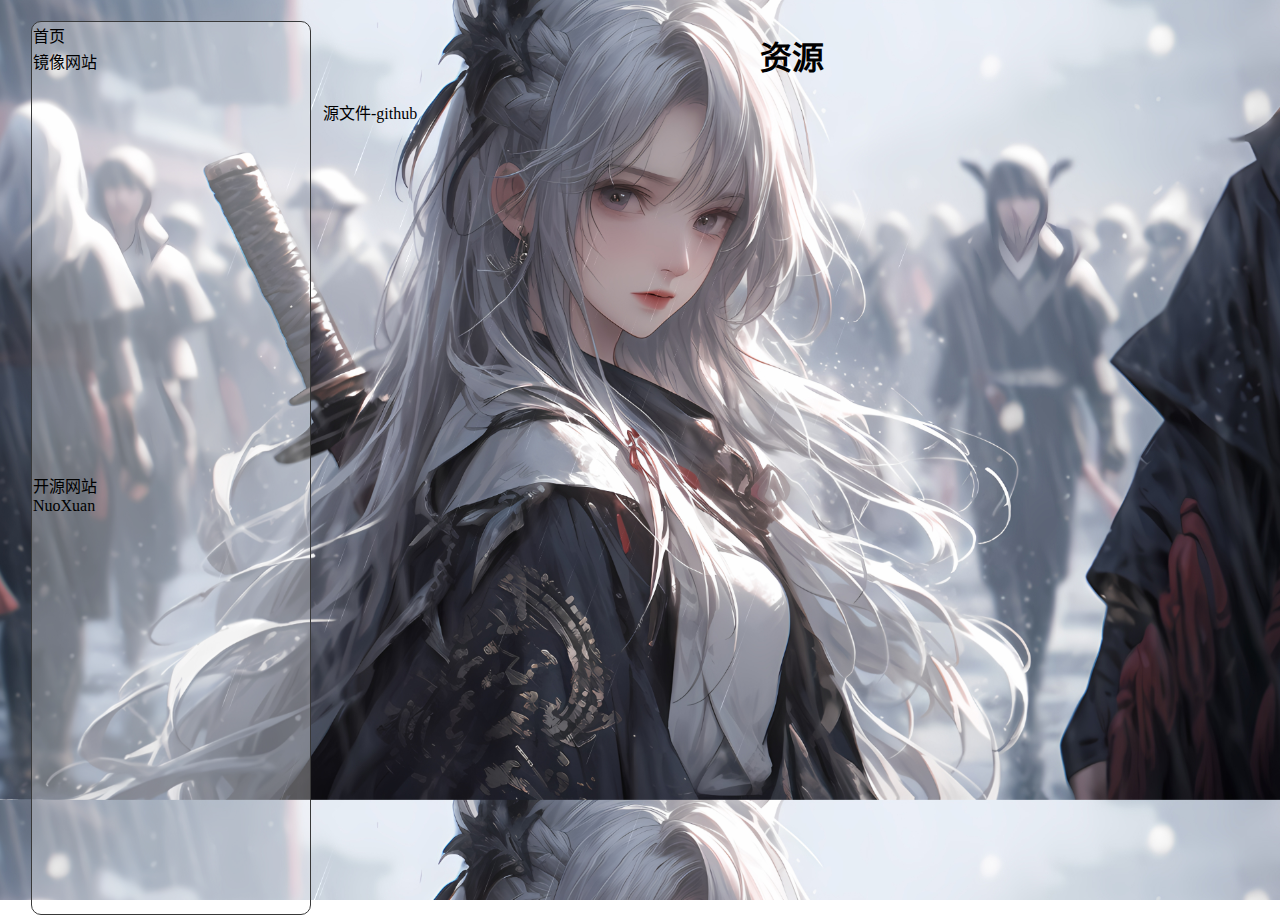
<file: index.html>
<!DOCTYPE html>
<html lang="zh-cn">

<head>
    <meta charset="UTF-8">
    <title>网页</title>

    <link rel="stylesheet" href="./css/index.css">
</head>

<body style="background-image: url(./bg.png);background-attachment: fixed;background-size: 100%;">
    <!--background-attachment: fixed;-->
    <table border="0" style="width: 100%;height: 900px;">
        <tr>
            <td style="width: 280pxt;">
                <div style="width: 280px;height: 100%;margin-left: 20px;margin-top: 20px;">
                    <table border="0" style="width: 100%;height: 100%;border: 1px solid #393939;
                    background-color: rgb(255,255,255,0.3);border-collapse: separate;border-spacing: 0;border-radius: 10px;">
                        <tr>
                            <td><a target="ifh" href="./htmls/ShoYe.html">首页</a></td>
                        </tr>
                        <tr>
                            <td><a target="ifh" href="./htmls/index.html">镜像网站</a></td>
                        </tr>
                        <tr style="height: 100%;">
                            <td>
                                开源网站
                                <br>
                                NuoXuan
                            </td>
                        </tr>
                    </table>
                </div>
            </td>
            <td style="width: 100%; height: 100%;">
                <div style="width: 100%;height: 100%;">
                    <iframe src="./htmls/ShoYe.html" frameborder="0" name="ifh" style="width: 100%;height: 100%;"></iframe>
                </div>
            </td>
        </tr>
    </table>
</body>

</html>
</file>
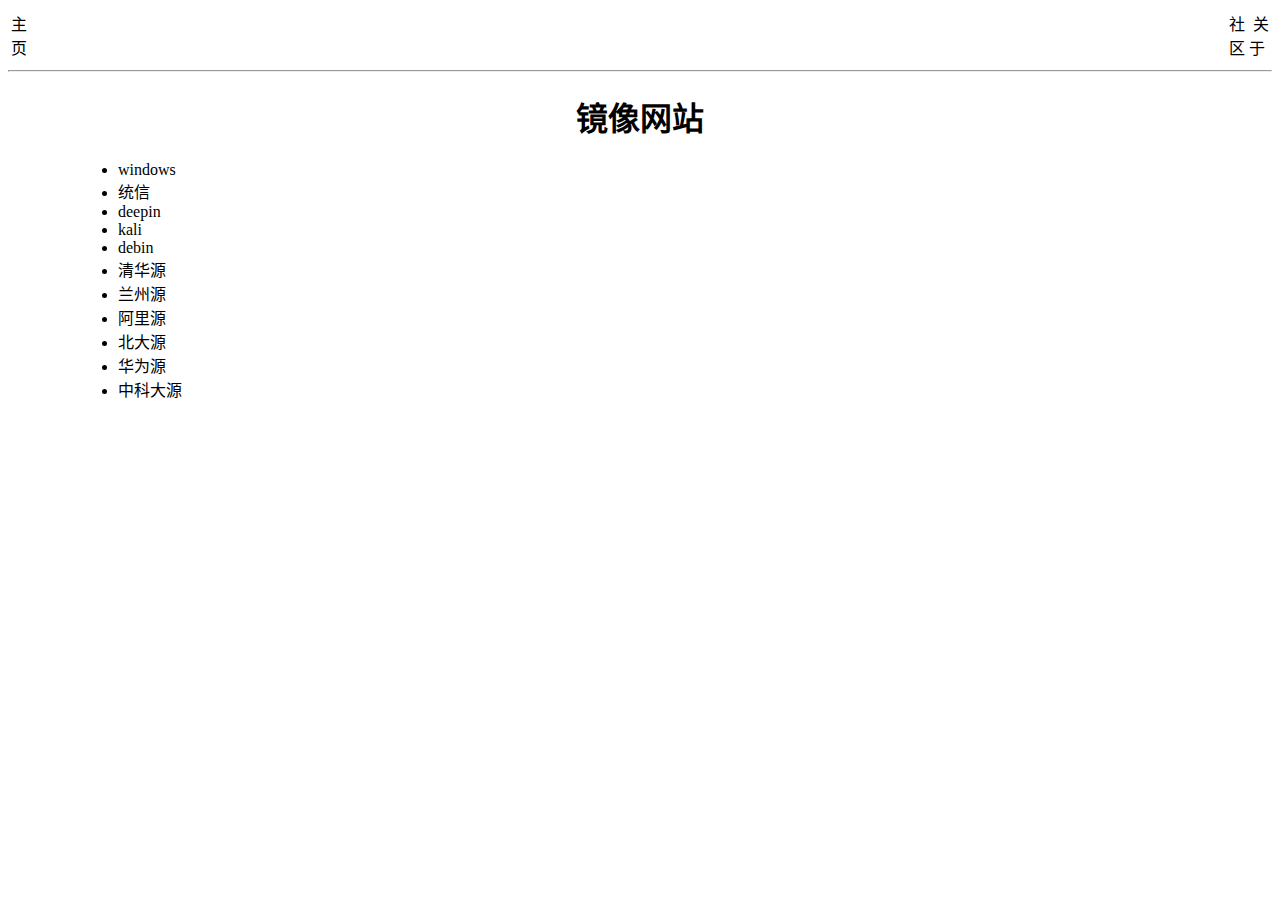
<file: htmls/jinXiang.html>
<!DOCTYPE html>
<html lang="zh-cn">
<head>
    <meta charset="UTF-8">
    <title>诺愃-镜像网站</title>
    <link rel="stylesheet" href="./../css/index.css">
</head>
<body>
    <div>
        <table border="0">
            <tr>
                <td><a href="./../index.html">主页</a></td>
                <td style="width: 99%;"></td>
                <td><a href="./../htmls/sheQu.html">社区</a></td>
                <td>&nbsp;<a href="./../index.html#GY">关于</a></td>
            </tr>
        </table>
    </div>
    <hr>
    <h1 style="text-align: center;">镜像网站</h1>
    <div style="margin:0px 0px 0px 70px;">
        <ul>
            <li>
                <a href="https://hellowindows.cn/" target="_blank">windows</a>
            </li>
            <li>
                <a href="https://www.chinauos.com/resource/download-professional" target="_blank">统信</a>
            </li>
            <li>
                <a href="https://www.deepin.org/zh/download/" target="_blank">deepin</a>
            </li>
            <li>
                <a href="https://www.kali.org/get-kali/#kali-platforms" target="_blank">kali</a>
            </li>
            <li>
                <a href="https://www.debian.org/index.zh-cn.html" target="_blank">debin</a>
            </li>
            <li>
                <a target="_blank" href="https://mirrors.tuna.tsinghua.edu.cn/">清华源</a>
            </li>
            <li>
                <a target="_blank" href="https://mirrors.lzu.edu.cn/">兰州源</a>
            </li>
            <li>
                <a target="_blank" href="https://developer.aliyun.com/mirror/">阿里源</a>
            </li>
            <li>
                <a target="_blank" href="https://mirrors.pku.edu.cn/">北大源</a>
            </li>
            <li>
                <a target="_blank" href="https://mirrors.huaweicloud.com/home">华为源</a>
            </li>
            <li>
                <a target="_blank" href="https://mirrors.ustc.edu.cn/">中科大源</a>
            </li>
        </ul>
    </div>
</body>
</html>
</file>
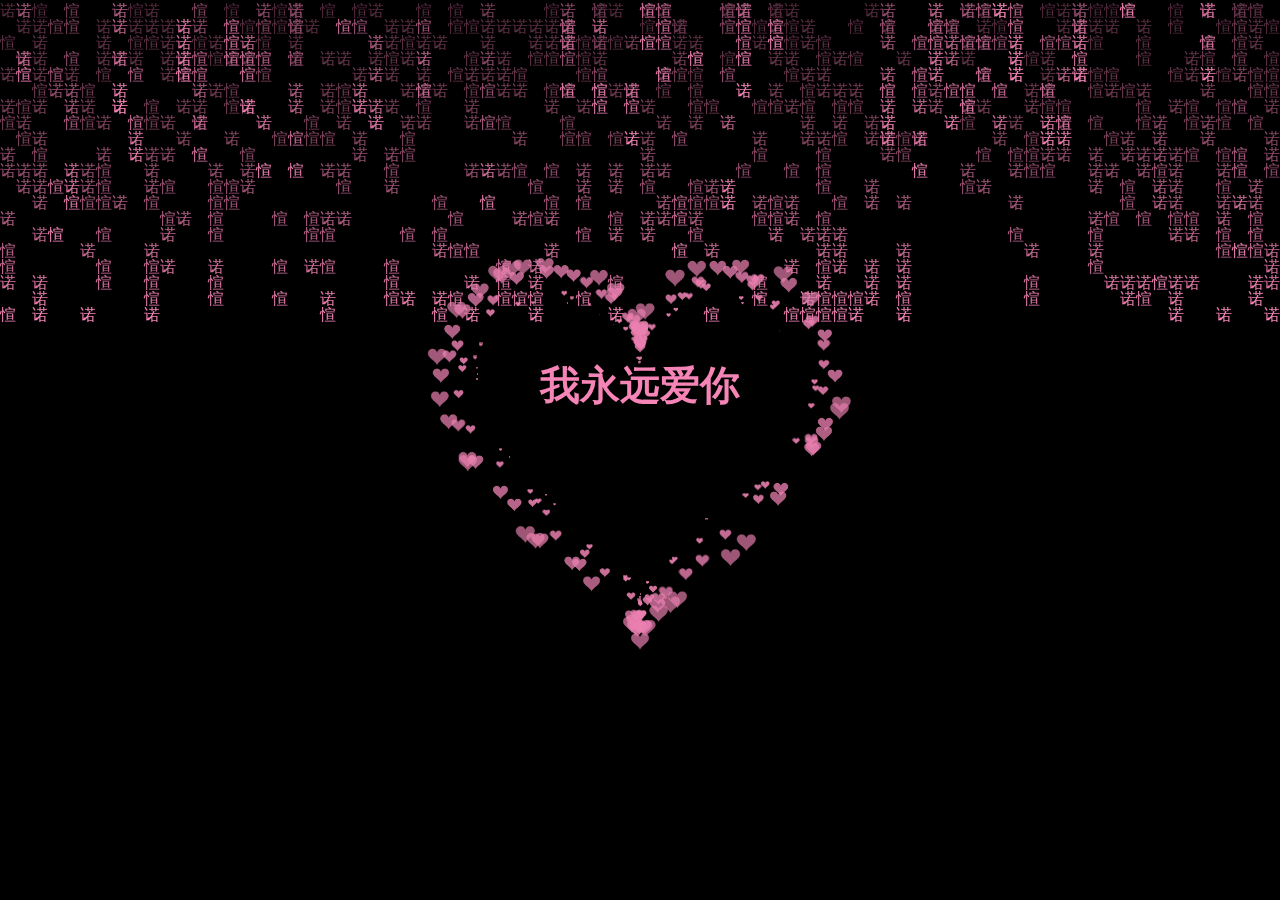
<file: htmls/love.html>
<!DOCTYPE html>
<html>
<meta http-equiv="Content-Type" content="text/html; charset=utf-8" />

<head>
    <title>诺愃-love</title>
    <!-- github.com/he-weilai/love-code -->
</head>

<body> <canvas id="canvas"></canvas>
    <style type="text/css">
        body {
            margin: 0;
            padding: 0;
            overflow: hidden;
        }
    </style>
    <script type="text/javascript">
        var canvas = document.getElementById('canvas');
        var ctx = canvas.getContext('2d');


        canvas.height = window.innerHeight;
        canvas.width = window.innerWidth;
        // 流行文字
        var texts = ' 诺愃 '.split('');

        var fontSize = 16;
        var columns = canvas.width / fontSize;
        // 用于计算输出文字时坐标，所以长度即为列数
        var drops = [];
        //初始值
        for (var x = 0; x < columns; x++) {
            drops[x] = 1;
        }

        function draw() {
            //让背景逐渐由透明到不透明
            ctx.fillStyle = 'rgba(0, 0, 0, 0.05)';
            ctx.fillRect(0, 0, canvas.width, canvas.height);
            //文字颜色
            ctx.fillStyle = '#f584b7';
            ctx.font = fontSize + 'px arial';
            //逐行输出文字
            for (var i = 0; i < drops.length; i++) {
                var text = texts[Math.floor(Math.random() * texts.length)];
                ctx.fillText(text, i * fontSize, drops[i] * fontSize);

                if (drops[i] * fontSize > canvas.height || Math.random() > 0.95) {
                    drops[i] = 0;
                }

                drops[i]++;
            }
        }
        setInterval(draw, 33);
    </script>
</body>

</html>
<!DOCTYPE HTML PUBLIC "-//W3C//DTD HTML 4.0 Transitional//EN">
<HTML>

<HEAD>
    <TITLE> love</TITLE>
    <meta http-equiv="Content-Type" content="text/html; charset=utf-8" />
    <META NAME="Generator" CONTENT="EditPlus">
    <META NAME="Author" CONTENT="">
    <META NAME="Keywords" CONTENT="">
    <META NAME="Description" CONTENT="">
    <meta charset="UTF-8">
    <style>
        html,
        body {
            height: 100%;
            padding: 0;
            margin: 0;
            background: rgb(0, 0, 0);
        }

        canvas {
            position: absolute;
            width: 100%;
            height: 100%;
        }

        #child {
            position: fixed;
            top: 50%;
            left: 50%;
            margin-top: -75px;
            margin-left: -100px;

        }

        h4 {
            font-family: "STKaiti";
            font-size: 40px;
            color: #f584b7;
            position: relative;
            top: -70px;
            /* left: -65px; */
        }
    </style>
</head>

<body>
    <div id="child">
        <h4>我永远爱你</h4>
    </div>
    <canvas id="pinkboard"></canvas>
    <script>
        var settings = {
            particles: {
                length: 500,
                duration: 2,
                velocity: 100,
                effect: -0.75,
                size: 30,
            },
        };
        (function () { var b = 0; var c = ["ms", "moz", "webkit", "o"]; for (var a = 0; a < c.length && !window.requestAnimationFrame; ++a) { window.requestAnimationFrame = window[c[a] + "RequestAnimationFrame"]; window.cancelAnimationFrame = window[c[a] + "CancelAnimationFrame"] || window[c[a] + "CancelRequestAnimationFrame"] } if (!window.requestAnimationFrame) { window.requestAnimationFrame = function (h, e) { var d = new Date().getTime(); var f = Math.max(0, 16 - (d - b)); var g = window.setTimeout(function () { h(d + f) }, f); b = d + f; return g } } if (!window.cancelAnimationFrame) { window.cancelAnimationFrame = function (d) { clearTimeout(d) } } }());

        var Point = (function () {
            function Point(x, y) {
                this.x = (typeof x !== 'undefined') ? x : 0;
                this.y = (typeof y !== 'undefined') ? y : 0;
            }
            Point.prototype.clone = function () {
                return new Point(this.x, this.y);
            };
            Point.prototype.length = function (length) {
                if (typeof length == 'undefined')
                    return Math.sqrt(this.x * this.x + this.y * this.y);
                this.normalize();
                this.x *= length;
                this.y *= length;
                return this;
            };
            Point.prototype.normalize = function () {
                var length = this.length();
                this.x /= length;
                this.y /= length;
                return this;
            };
            return Point;
        })();

        var Particle = (function () {
            function Particle() {
                this.position = new Point();
                this.velocity = new Point();
                this.acceleration = new Point();
                this.age = 0;
            }
            Particle.prototype.initialize = function (x, y, dx, dy) {
                this.position.x = x;
                this.position.y = y;
                this.velocity.x = dx;
                this.velocity.y = dy;
                this.acceleration.x = dx * settings.particles.effect;
                this.acceleration.y = dy * settings.particles.effect;
                this.age = 0;
            };
            Particle.prototype.update = function (deltaTime) {
                this.position.x += this.velocity.x * deltaTime;
                this.position.y += this.velocity.y * deltaTime;
                this.velocity.x += this.acceleration.x * deltaTime;
                this.velocity.y += this.acceleration.y * deltaTime;
                this.age += deltaTime;
            };
            Particle.prototype.draw = function (context, image) {
                function ease(t) {
                    return (--t) * t * t + 1;
                }
                var size = image.width * ease(this.age / settings.particles.duration);
                context.globalAlpha = 1 - this.age / settings.particles.duration;
                context.drawImage(image, this.position.x - size / 2, this.position.y - size / 2, size, size);
            };
            return Particle;
        })();

        var ParticlePool = (function () {
            var particles,
                firstActive = 0,
                firstFree = 0,
                duration = settings.particles.duration;

            function ParticlePool(length) {
                // create and populate particle pool
                particles = new Array(length);
                for (var i = 0; i < particles.length; i++)
                    particles[i] = new Particle();
            }
            ParticlePool.prototype.add = function (x, y, dx, dy) {
                particles[firstFree].initialize(x, y, dx, dy);

                // handle circular queue
                firstFree++;
                if (firstFree == particles.length) firstFree = 0;
                if (firstActive == firstFree) firstActive++;
                if (firstActive == particles.length) firstActive = 0;
            };
            ParticlePool.prototype.update = function (deltaTime) {
                var i;

                // update active particles
                if (firstActive < firstFree) {
                    for (i = firstActive; i < firstFree; i++)
                        particles[i].update(deltaTime);
                }
                if (firstFree < firstActive) {
                    for (i = firstActive; i < particles.length; i++)
                        particles[i].update(deltaTime);
                    for (i = 0; i < firstFree; i++)
                        particles[i].update(deltaTime);
                }

                // remove inactive particles
                while (particles[firstActive].age >= duration && firstActive != firstFree) {
                    firstActive++;
                    if (firstActive == particles.length) firstActive = 0;
                }


            };
            ParticlePool.prototype.draw = function (context, image) {
                // draw active particles
                if (firstActive < firstFree) {
                    for (i = firstActive; i < firstFree; i++)
                        particles[i].draw(context, image);
                }
                if (firstFree < firstActive) {
                    for (i = firstActive; i < particles.length; i++)
                        particles[i].draw(context, image);
                    for (i = 0; i < firstFree; i++)
                        particles[i].draw(context, image);
                }
            };
            return ParticlePool;
        })();

        (function (canvas) {
            var context = canvas.getContext('2d'),
                particles = new ParticlePool(settings.particles.length),
                particleRate = settings.particles.length / settings.particles.duration, // particles/sec
                time;

            // get point on heart with -PI <= t <= PI
            function pointOnHeart(t) {
                return new Point(
                    160 * Math.pow(Math.sin(t), 3),
                    130 * Math.cos(t) - 50 * Math.cos(2 * t) - 20 * Math.cos(3 * t) - 10 * Math.cos(4 * t) + 25
                );
            }

            // creating the particle image using a dummy canvas
            var image = (function () {
                var canvas = document.createElement('canvas'),
                    context = canvas.getContext('2d');
                canvas.width = settings.particles.size;
                canvas.height = settings.particles.size;
                // helper function to create the path
                function to(t) {
                    var point = pointOnHeart(t);
                    point.x = settings.particles.size / 2 + point.x * settings.particles.size / 350;
                    point.y = settings.particles.size / 2 - point.y * settings.particles.size / 350;
                    return point;
                }
                // create the path
                context.beginPath();
                var t = -Math.PI;
                var point = to(t);
                context.moveTo(point.x, point.y);
                while (t < Math.PI) {
                    t += 0.01; // baby steps!
                    point = to(t);
                    context.lineTo(point.x, point.y);
                }
                context.closePath();
                // create the fill
                context.fillStyle = '#ea80b0';
                context.fill();
                // create the image
                var image = new Image();
                image.src = canvas.toDataURL();
                return image;
            })();

            // render that thing!
            function render() {
                // next animation frame
                requestAnimationFrame(render);

                // update time
                var newTime = new Date().getTime() / 1000,
                    deltaTime = newTime - (time || newTime);
                time = newTime;

                // clear canvas
                context.clearRect(0, 0, canvas.width, canvas.height);

                // create new particles
                var amount = particleRate * deltaTime;
                for (var i = 0; i < amount; i++) {
                    var pos = pointOnHeart(Math.PI - 2 * Math.PI * Math.random());
                    var dir = pos.clone().length(settings.particles.velocity);
                    particles.add(canvas.width / 2 + pos.x, canvas.height / 2 - pos.y, dir.x, -dir.y);
                }

                // update and draw particles
                particles.update(deltaTime);
                particles.draw(context, image);
            }

            // handle (re-)sizing of the canvas
            function onResize() {
                canvas.width = canvas.clientWidth;
                canvas.height = canvas.clientHeight;
            }
            window.onresize = onResize;

            // delay rendering bootstrap
            setTimeout(function () {
                onResize();
                render();
            }, 10);
        })(document.getElementById('pinkboard'));

    </script>

</BODY>

</HTML>
</file>
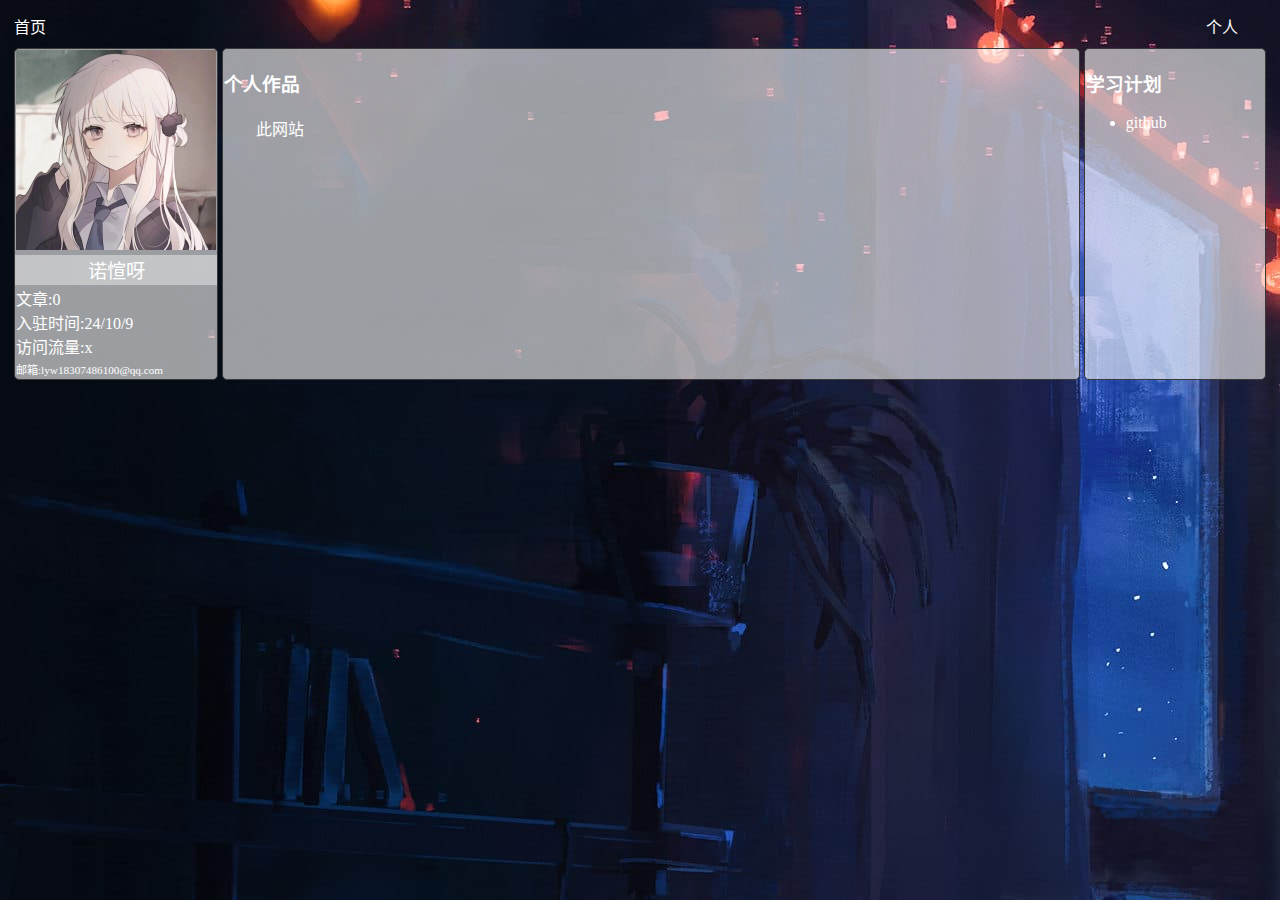
<file: htmls/readhtml.html>
<!DOCTYPE html>
<html lang="zh-cn">

<head>
    <meta charset="UTF-8">
    <title>个人</title>
</head>
<style>
    body{
        color: white;
    }
    a{
    color: white;
    text-decoration: none;
}
</style>
<body style="background-image: url(./../DM_20241008202512_001.jpg);">
    <table border="0" style="width: 100%;">
        <tr>
            <td>
                <!-- 导航栏 -->
                <table border="0" style="width: 100%;">
                    <tr>
                        <td><a href="./../index.html">首页</a></td>
                        <td style="width: 90%;"></td>
                        <td><a href="./readhtml.html">个人</a></td>
                    </tr>
                </table>
            </td>
        </tr>
        <tr>
            <td>
                <!-- 中间体 -->
                <table border="0" style="width: 100%;height: 100%;">
                    <tr>
                        <td>
                            <table style="width: 14%;border: 1px solid #393939;
                            background-color: rgb(255,255,255,0.6);border-collapse: separate;border-spacing: 0;border-radius: 5px;">
                                <tr>
                                    <td><img src="./../jpgs/touxiang.jpg" alt="个人图像" width="200px"></td>
                                </tr>
                                <tr>
                                    <td style="text-align: center;background-color: rgba(255,255,255,0.4);font-size: 1.2em;">诺愃呀</td>
                                </tr>
                                <tr>
                                    <td>
                                        文章:0<br>
                                        入驻时间:24/10/9<br>
                                        访问流量:x<br>
                                    </td>
                                </tr>
                                <tr>
                                    <td><a href="mailto:lyw18307486100@qq.com" style="font-size: 0.7em;"> 邮箱:lyw18307486100@qq.com</a></td>
                                </tr>
                            </table>
                        </td>
                        <td style="width: 71%;">
                            <table border="0" style="width: 100%;height: 100%;border: 1px solid #393939;
                            background-color: rgb(255,255,255,0.6);border-collapse: separate;border-spacing: 0;border-radius: 5px;">
                            <tr>
                                <td>
                                    <h3>个人作品</h3>
                                </td>
                            </tr>
                            <tr>
                                <td>&emsp;&emsp;此网站</td>
                            </tr>
                            <tr>
                                <td style="height: 100%;"></td>
                            </tr>
                            </table>
                        </td>
                        <td style="width: 15%;">
                            <table border="0" style="width: 100%;height: 100%;border: 1px solid #393939;
                            background-color: rgb(255,255,255,0.6);border-collapse: separate;border-spacing: 0;border-radius: 5px;">
                            <tr>
                                <td>
                                    <h3>学习计划</h3>
                                    <ul>
                                        <li><a href="https://github.com">github</a></li>
                                    </ul>
                                </td>
                            </tr>
                            <tr>
                                <td style="height: 100%;"></td>
                            </tr>
                            </table>
                        </td>
                    </tr>
                </table>
            </td>
        </tr>
    </table>
</body>

</html>
</file>
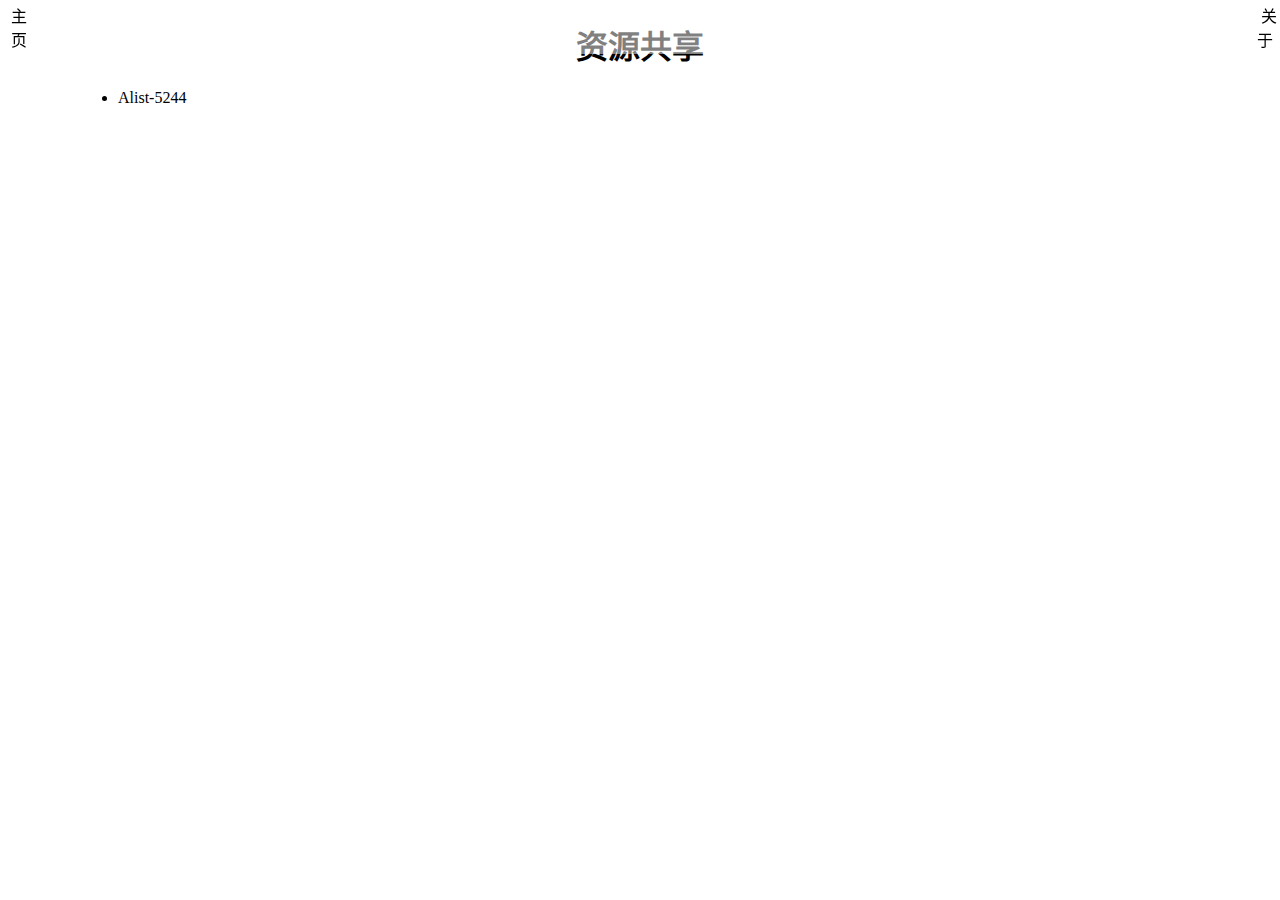
<file: htmls/ruanJian.html>
<!DOCTYPE html>
<html lang="zh-cn">

<head>
    <meta charset="UTF-8">
    <title>诺愃-共享</title>
    <link rel="stylesheet" href="./../css/index.css">
</head>

<body>
    <div>
        <table border="0" style="position: fixed;background: rgba(255,255,255,0.5);top: 0;">
            <tr>
                <td><a href="./../index.html">主页</a></td>
                <td style="width: 99%;"></td>
                <td>&nbsp;<a href="./../index.html#GY">关于</a></td>
            </tr>
        </table>
    </div>
    <h1 style="text-align: center;">资源共享</h1>
    <div style="margin:0px 0px 0px 70px;">
        <ul>
            <li><a href="http://127.0.0.1:5244/@login">Alist-5244</a></li>
        </ul>
    </div>
</body>

</html>
</file>
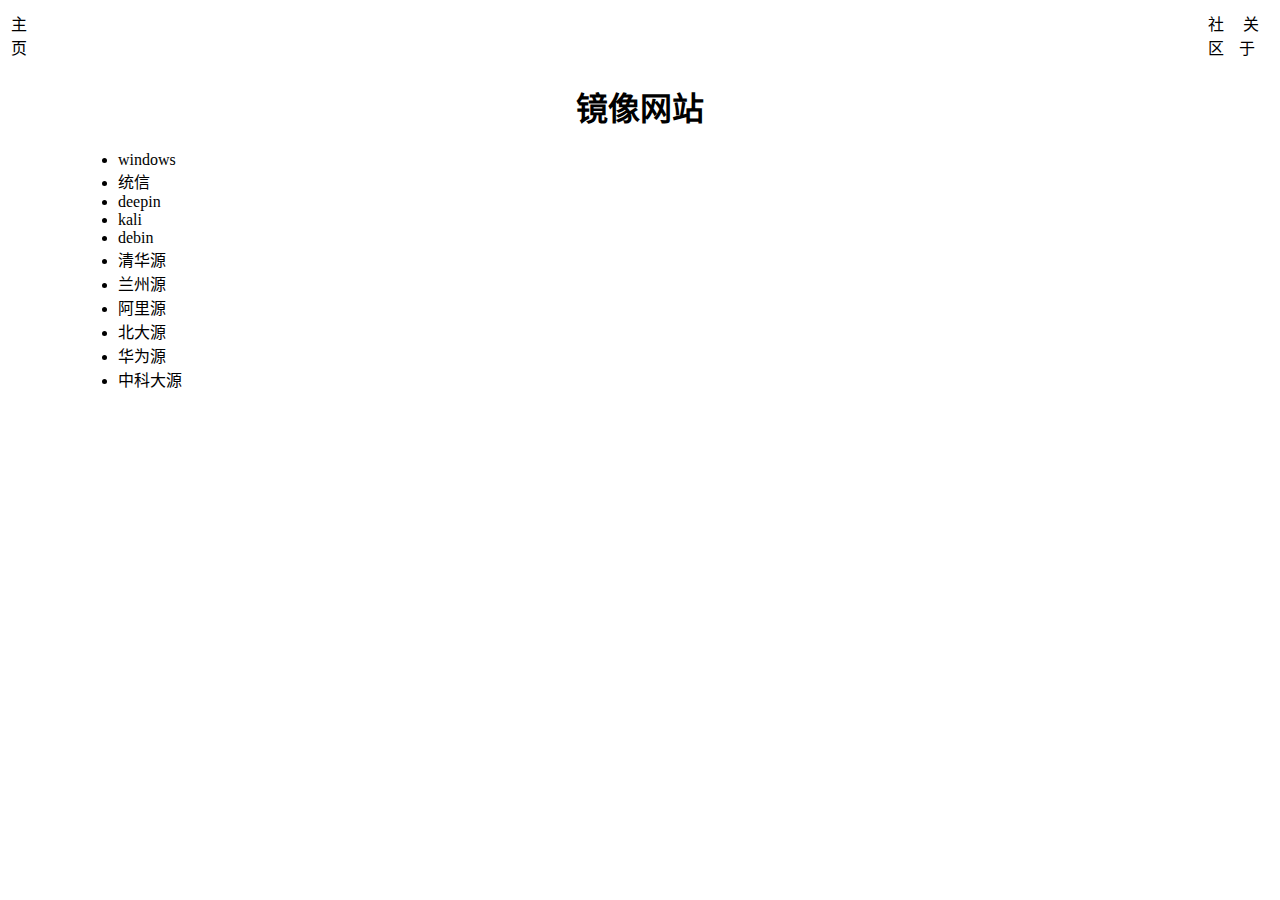
<file: htmls/sheQu.html>
<!DOCTYPE html>
<html lang="zh-cn">
<head>
    <meta charset="UTF-8">
    <title>诺愃-社区</title>
    <link rel="stylesheet" href=".././css/index.css">
</head>
<body>
    <div>
        <table border="0">
            <tr>
                <td><a href="./../index.html">主页</a></td>
                <td style="width: 92.9%;"></td>
                <td><a href="./../htmls/sheQu.html">社区</a></td>
                <td>&nbsp;关于</td>
            </tr>
        </table>
    </div>
    <h1 style="text-align: center;">镜像网站</h1>
    <div style="margin:0px 0px 0px 70px;">
        <ul>
            <li>
                <a href="https://hellowindows.cn/" target="_blank">windows</a>
            </li>
            <li>
                <a href="https://www.chinauos.com/resource/download-professional" target="_blank">统信</a>
            </li>
            <li>
                <a href="https://www.deepin.org/zh/download/" target="_blank">deepin</a>
            </li>
            <li>
                <a href="https://www.kali.org/get-kali/#kali-platforms" target="_blank">kali</a>
            </li>
            <li>
                <a href="https://www.debian.org/index.zh-cn.html" target="_blank">debin</a>
            </li>
            <li>
                <a target="_blank" href="https://mirrors.tuna.tsinghua.edu.cn/">清华源</a>
            </li>
            <li>
                <a target="_blank" href="https://mirrors.lzu.edu.cn/">兰州源</a>
            </li>
            <li>
                <a target="_blank" href="https://developer.aliyun.com/mirror/">阿里源</a>
            </li>
            <li>
                <a target="_blank" href="https://mirrors.pku.edu.cn/">北大源</a>
            </li>
            <li>
                <a target="_blank" href="https://mirrors.huaweicloud.com/home">华为源</a>
            </li>
            <li>
                <a target="_blank" href="https://mirrors.ustc.edu.cn/">中科大源</a>
            </li>
        </ul>
    </div>
</body>
</html>
</file>
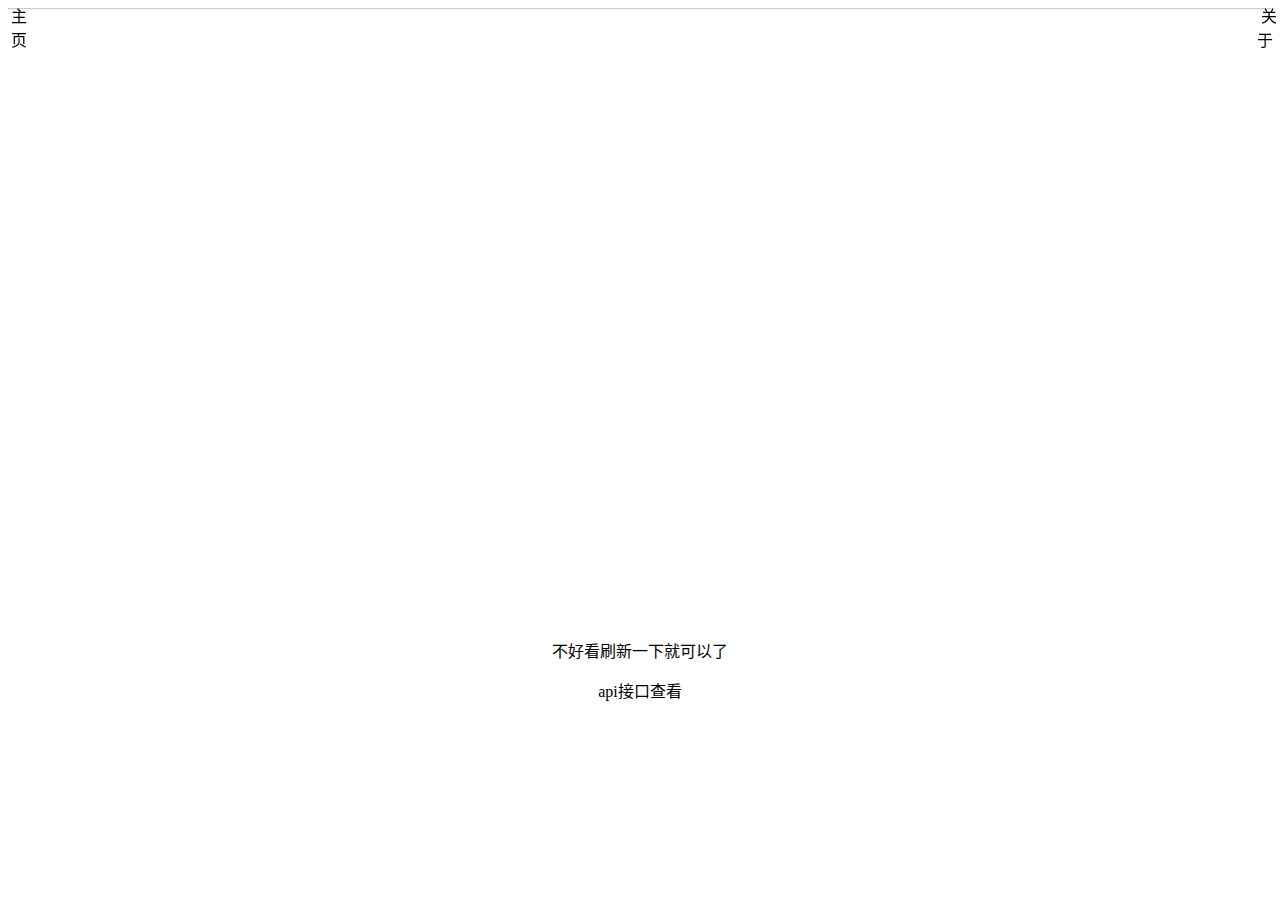
<file: htmls/shipin.html>
<!DOCTYPE html>
<html lang="zh-cn">

<head>
    <meta charset="UTF-8">
    <title>数据库</title>
    <link rel="stylesheet" href="./../css/index.css">
</head>

<script type="text/javascript">
    // 创建XMLHttpRequest对象实例
    const xhr = new XMLHttpRequest();
    // 设置请求方式为GET，以及请求的URL（这里假设网站返回数据的接口地址）
    xhr.open('GET', 'https://api.kuleu.com/api/MP4_xiaojiejie?type=json', true);
    // 监听请求状态变化，当请求完成且响应状态码为200（表示成功）时进行处理
    xhr.onreadystatechange = function () {
        if (xhr.readyState == 4 && xhr.status == 200) {
            // 获取服务器返回的响应文本（JSON格式字符串）
            const responseText = xhr.responseText;
            // 将JSON字符串解析为JavaScript对象
            const data = JSON.parse(responseText);
            // 获取id的值
            //document.write(data.hitokoto);
            document.getElementById("sp").src = data.mp4_video;
        }
    };
    // 发送请求
    xhr.send();
</script>

<body>
    <div>
        <table border="0" style="position: fixed;background: rgba(255,255,255,0.5);top: 0;">
            <tr>
                <td><a href="./../index.html">主页</a></td>
                <td style="width: 99%;"></td>
                <td>&nbsp;<a href="./../index.html#GY">关于</a></td>
            </tr>
        </table>
    </div>
    <hr> <!--开始 #####################################-->
    <div style="text-align: center;">
        <iframe style="width: 500px;height: 600px;" src="" id="sp" frameborder="0" allowfullscreen></iframe>
    </div>
    <div style="text-align: center;">
        <p>不好看刷新一下就可以了</p>
        <a href="https://www.free-api.com/doc/649">api接口查看</a>
    </div>
</body>

</html>
</file>
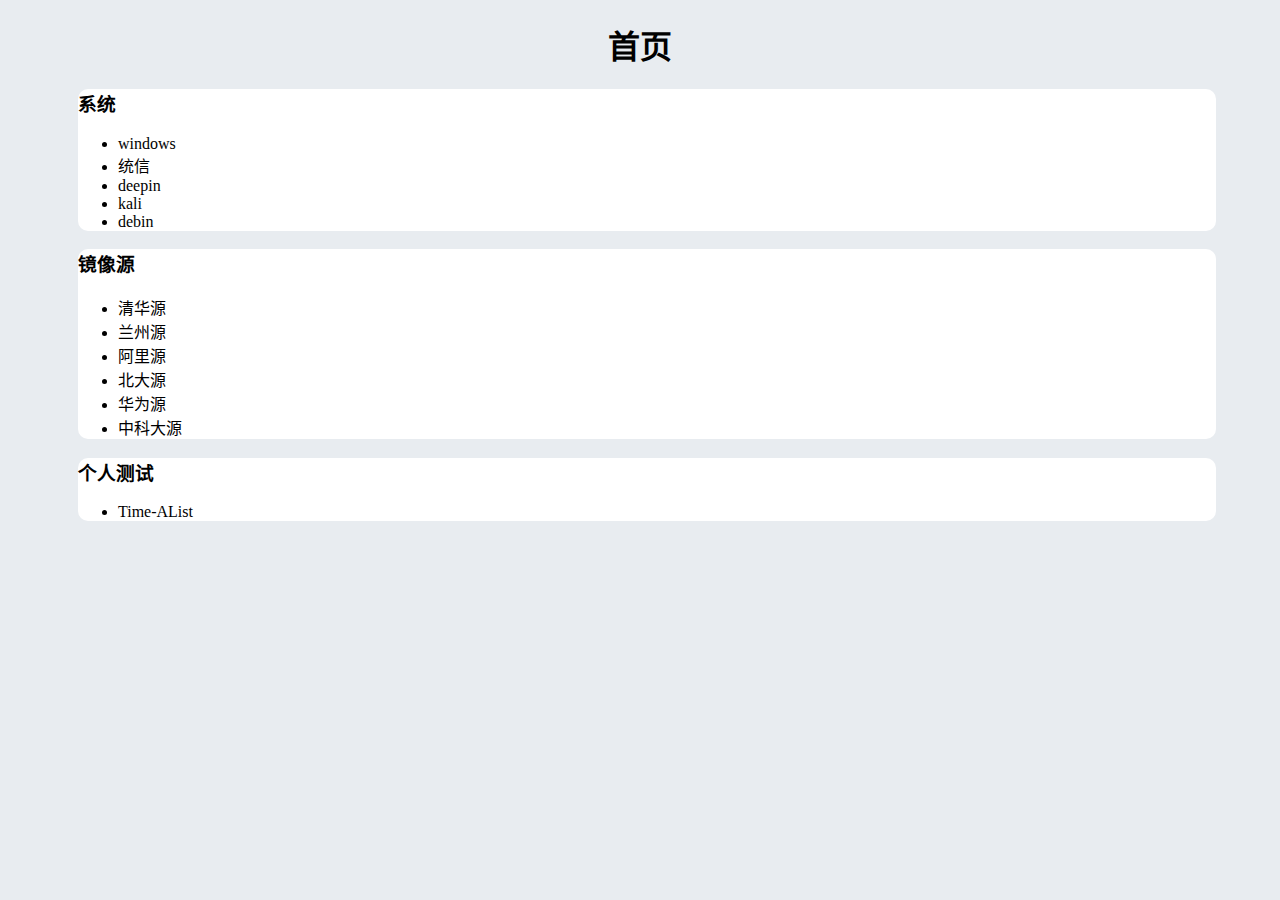
<file: htmls/shoye.html>
<!DOCTYPE html>
<html lang="zh-cn">

<head>
    <meta charset="UTF-8">
    <title>诺愃-首页</title>
    <meta name="viewport" content="width=device-width, initial-scale=1">
    <link rel="shortcut icon" href="https://cravatar.cn/avatar/b5fb3619009303d7af4334a268864a10.jpg">
</head>
<style>
    a {
        color: black;
        text-decoration: none;
    }

    div {
        background-color: #fff;
        margin: 0 0 0 70px;
        width: 90%;
        border-radius: 10px;
    }

    @media (max-width:750px) {
        body {
            font-size: large;
            margin: 0 0 0 25px;
        }
    }
</style>

<body style="background-color: rgb(232, 236, 240);">
    <h1 style="text-align: center;">首页</h1>
    <div>
        <h3>系统</h3>
        <ul>
            <li>
                <a href="https://hellowindows.cn/">windows</a>
            </li>
            <li>
                <a href="https://www.chinauos.com/resource/download-professional">统信</a>
            </li>
            <li>
                <a href="https://www.deepin.org/zh/download/">deepin</a>
            </li>
            <li>
                <a href="https://www.kali.org/get-kali/#kali-platforms">kali</a>
            </li>
            <li>
                <a href="https://www.debian.org/index.zh-cn.html">debin</a>
            </li>
        </ul>
    </div>
    <div>
        <h3>镜像源</h3>
        <ul>
            <li>
                <a href="https://mirrors.tuna.tsinghua.edu.cn/">清华源</a>
            </li>
            <li>
                <a href="https://mirrors.lzu.edu.cn/">兰州源</a>
            </li>
            <li>
                <a href="https://developer.aliyun.com/mirror/">阿里源</a>
            </li>
            <li>
                <a href="https://mirrors.pku.edu.cn/">北大源</a>
            </li>
            <li>
                <a href="https://mirrors.huaweicloud.com/home">华为源</a>
            </li>
            <li>
                <a href="https://mirrors.ustc.edu.cn/">中科大源</a>
            </li>
        </ul>
    </div>
    <div>
        <h3>个人测试</h3>
        <ul>
            <li>
                <a href="http://ld.frp.one:18181">Time-AList</a>
            </li>
        </ul>
    </div>

    <script>
        document.querySelectorAll('a').forEach(item => item.target = "_blank")
    </script>

</body>

</html>
</file>
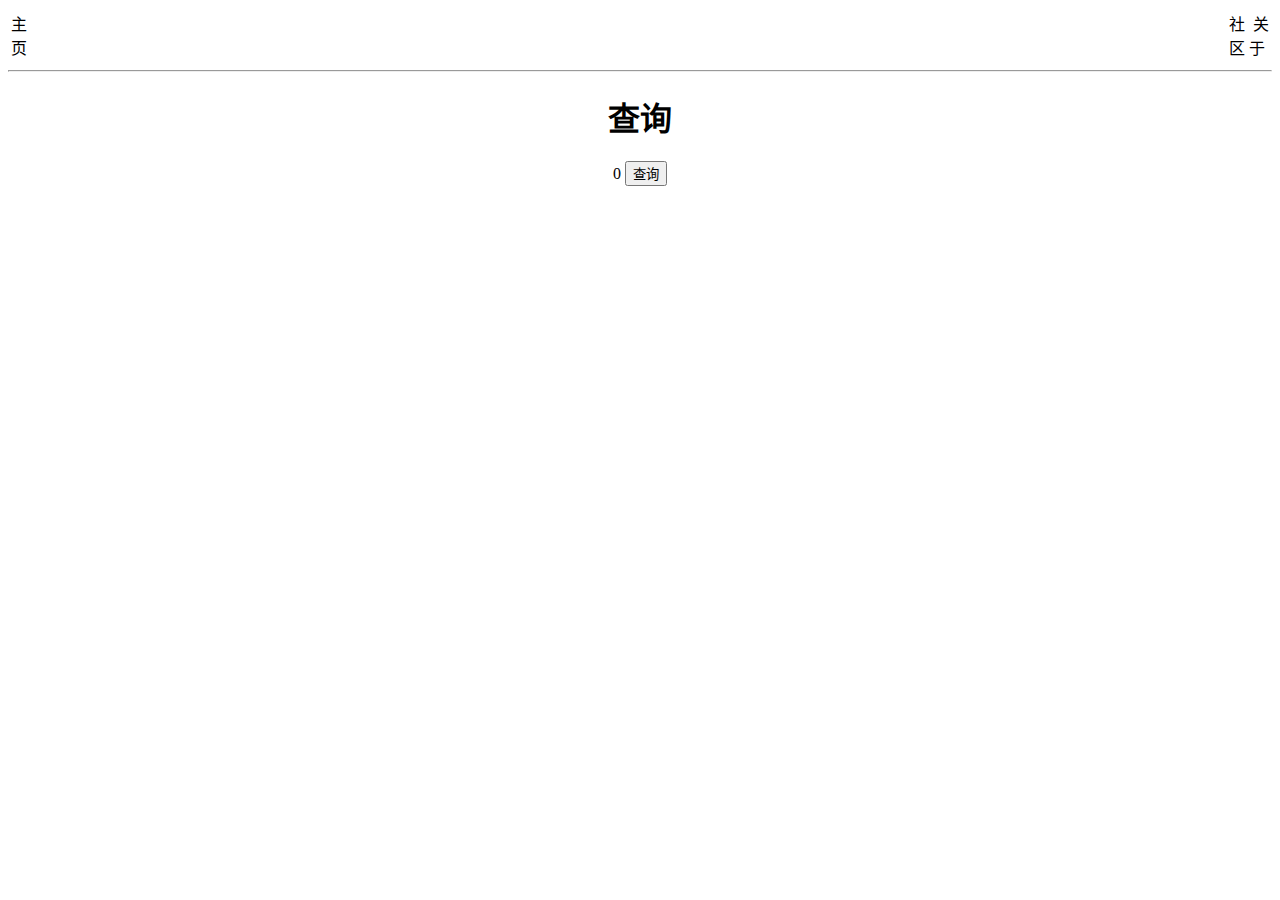
<file: htmls/sql.html>
<!DOCTYPE html>
<html lang="zh-cn">
<head>
    <meta charset="UTF-8">
    <title>数据库</title>
    <link rel="stylesheet" href="./../css/index.css">
</head>
<body>
    <div>
        <table border="0">
            <tr>
                <td><a href="./../index.html">主页</a></td>
                <td style="width: 99%;"></td>
                <td><a href="./../htmls/sheQu.html">社区</a></td>
                <td>&nbsp;<a href="./../index.html#GY">关于</a></td>
            </tr>
        </table>
    </div>
    <hr> <!--开始 #####################################-->
    <div id="va">
    <h1 style="text-align: center;">查询</h1>
    <div style="text-align: center;">
        {{a}}
        <button @click="intj">查询</button>
    </div>
    <div>

    <!-- vue -->

    <script src="./../vue.global.js"></script>
    <script>
        const { createApp, ref } = Vue
        const a = ref(0)
        createApp({
            setup() {
                function intj() {
                    a.value++
                }
                return {
                    a,
					intj
                }
            }
        }).mount('#va')
    </script>
</body>
</html>
</file>
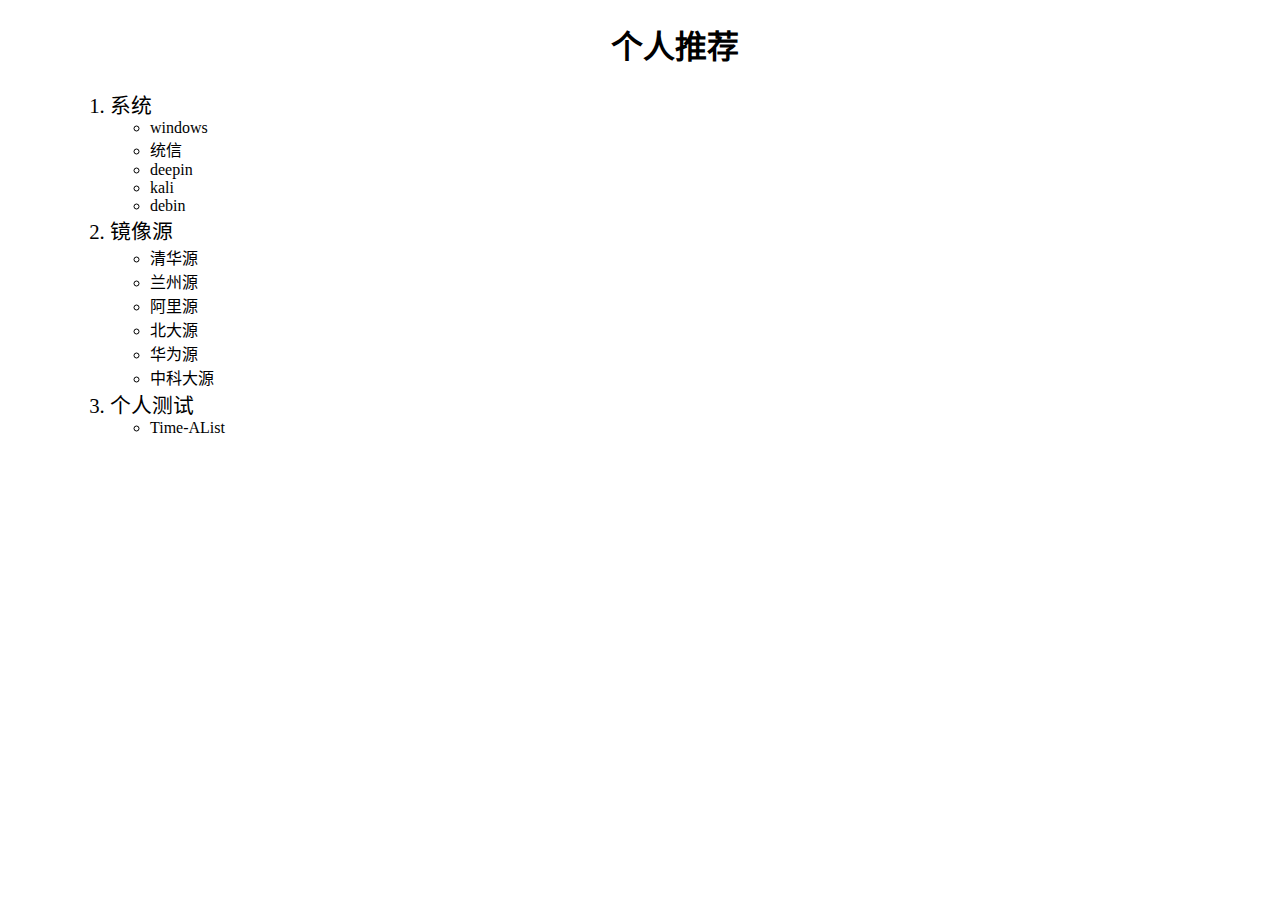
<file: htmls/tuijian.html>
<!DOCTYPE html>
<html lang="zh-cn">

<head>
    <meta charset="UTF-8">
    <title>诺愃-推荐</title>
    <meta name="viewport" content="width=device-width, initial-scale=1">
</head>
<style>
    a {
        color: black;
        text-decoration: none;
    }

    body {
        margin: 0 0 0 70px;
    }

    ol {
        font-size: 1.3rem;
    }

    ul {
        font-size: 1rem;
    }

    @media (max-width:750px) {
        body {
            font-size: large;
            margin: 0 0 0 25px;
        }
    }
</style>

<body>
    <h1 style="text-align: center;">个人推荐</h1>
    <div>
        <ol>
            <li>
                系统
                <ul>
                    <li>
                        <a href="https://hellowindows.cn/">windows</a>
                    </li>
                    <li>
                        <a href="https://www.chinauos.com/resource/download-professional">统信</a>
                    </li>
                    <li>
                        <a href="https://www.deepin.org/zh/download/">deepin</a>
                    </li>
                    <li>
                        <a href="https://www.kali.org/get-kali/#kali-platforms">kali</a>
                    </li>
                    <li>
                        <a href="https://www.debian.org/index.zh-cn.html">debin</a>
                    </li>
                </ul>
            </li>
            <li>
                镜像源
                <ul>
                    <li>
                        <a href="https://mirrors.tuna.tsinghua.edu.cn/">清华源</a>
                    </li>
                    <li>
                        <a href="https://mirrors.lzu.edu.cn/">兰州源</a>
                    </li>
                    <li>
                        <a href="https://developer.aliyun.com/mirror/">阿里源</a>
                    </li>
                    <li>
                        <a href="https://mirrors.pku.edu.cn/">北大源</a>
                    </li>
                    <li>
                        <a href="https://mirrors.huaweicloud.com/home">华为源</a>
                    </li>
                    <li>
                        <a href="https://mirrors.ustc.edu.cn/">中科大源</a>
                    </li>
                </ul>
            </li>
            <li>
                个人测试
                <ul>
                    <li>
                        <a href="http://ld.frp.one:18181">Time-AList</a>
                    </li>
                </ul>
            </li>
        </ol>
    </div>

    <script>
        document.querySelectorAll('a').forEach(item => item.target = "_blank")
    </script>

</body>

</html>
</file>
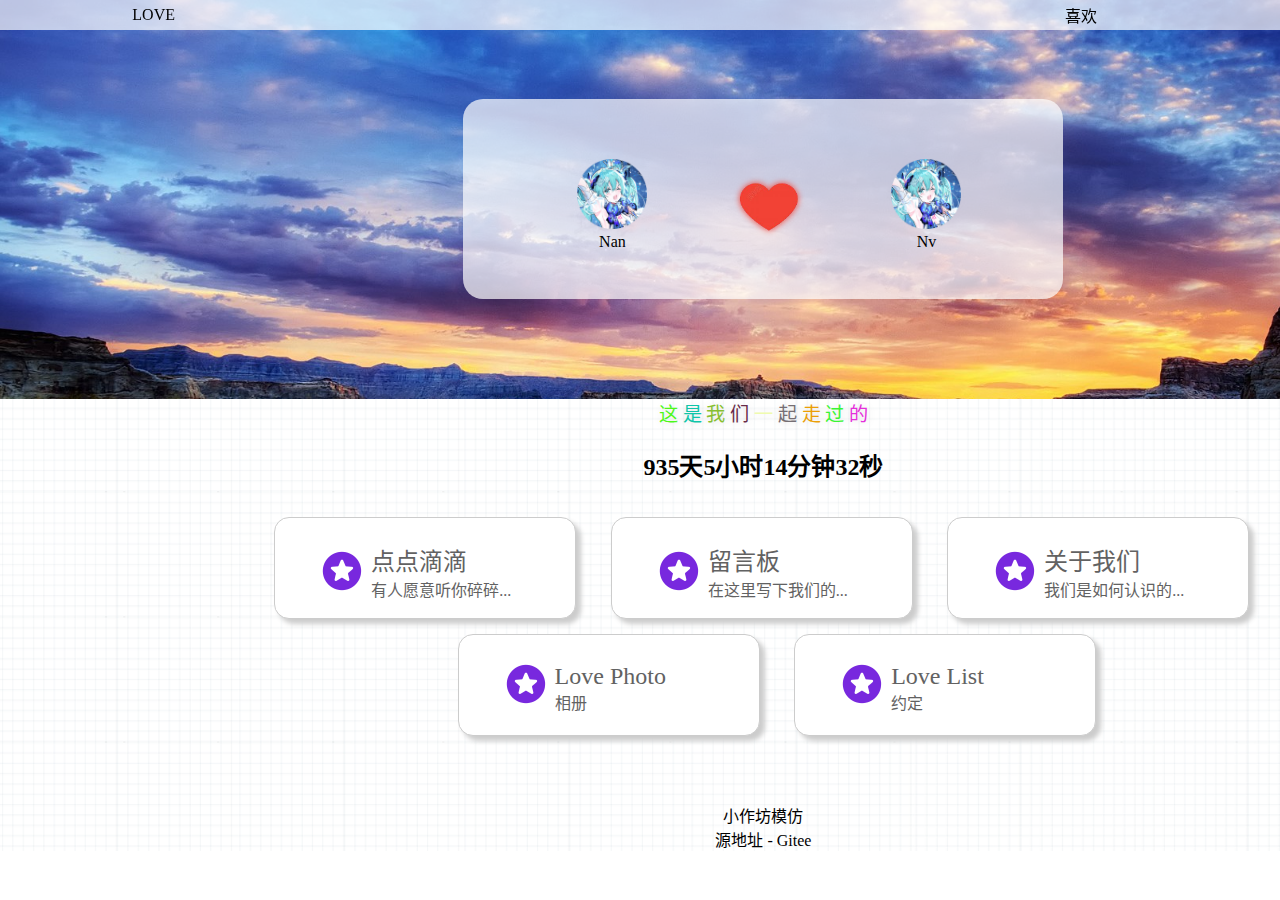
<file: htmls/women.html>
<!DOCTYPE html>
<html lang="zh-cn">

<head>
    <meta charset="UTF-8">
    <title>诺愃-我们</title>
    <link rel="stylesheet" href="./../css/index.css">
</head>

<style>
    #touxiang {
        display: inline-block;
        margin-top: 10%;
        margin-left: 13%;
    }

    #fang {
        width: 300px;
        height: 100px;
        border-radius: 15px;
        display: inline-block;
        border-style: solid;
        border-width: 1px;
        border-color: #ccc;
        margin-left: 2%;
        margin-top: 1%;
        background-color: white;
        box-shadow: 5px 5px 5px #ccc;
    }

    #xiaofangkuai {
        color: rgb(98, 98, 98);
        margin-top: 8%;
        margin-left: 14%;
    }

    #xfkFont {
        font-size: 1.5em;
    }

    .FontColor {
        transition: all .3s ease-in-out;
        text-shadow: 1px 1px 10px #00000021;
    }

    .aixin {
        filter: drop-shadow(0px 0px 3px #F24235);
        animation: scale 1s infinite;
    }


    @keyframes scale {
        from {
            transform: scale(1.2);
            filter: drop-shadow(0px 0px 10px #F24235);

        }

        to {
            transform: scale(1);
            filter: drop-shadow(0px 0px 3px #F24235);
        }
    }
</style>

<script src="./../lodash.min.js"></script>

<body>
    <div style="width: 1520px;"> <!--锁-->
        <!-- 导航栏 -->
        <div>
            <table style="width: 100%;position: fixed;background: rgba(255,255,255,0.7);top: 0;margin-left: -0.6%;">
                <tr>
                    <td style="width: 10%;"></td>
                    <td>LOVE</td>
                    <td style="width: 51%;"></td>
                    <td>喜欢</td>
                </tr>
            </table>
        </div>
        <!-- 主题图片 -->
        <div id="chuizhi" style="background-image: url(./../jpg/R-C.jpg);background-size: 100%;height: 400px;margin-top: -0.6%;
        margin-left: -0.6%;display: flex;align-items: center;justify-content: center;">
            <!-- 头像 -->
            <div style="height: 200px;width: 600px;background: rgba(255,255,255,0.7);border-radius: 20px;
            text-align: center;border-radius: 20px;">
                <!-- 男头 -->
                <div id="touxiang" style="margin-left: 2%;">
                    <img src="./../jpg/xyl.png" alt="男头" style="width: 70px;">
                    <br>
                    Nan
                </div>
                <!-- 爱心 -->
                <div id="touxiang">
                    <img src="./../jpg/xin.png" class="aixin" alt="爱心" style="width: 80px;">
                </div>
                <!-- 女头 -->
                <div id="touxiang">
                    <img src="./../jpg/xyl.png" alt="女头" style="width: 70px;">
                    <br>
                    Nv
                </div>
            </div>
        </div>
        <!-- 下半部分背景图 -->
        <div style="background-image: url(./../jpg/fang.png);margin-left: -0.6%;">
            <div style="text-align: center;font-size: 1.2em;">
                <span class="FontColor">这</span>
                <span class="FontColor">是</span>
                <span class="FontColor">我</span>
                <span class="FontColor">们</span>
                <span class="FontColor">一</span>
                <span class="FontColor">起</span>
                <span class="FontColor">走</span>
                <span class="FontColor">过</span>
                <span class="FontColor">的</span>
                <script>
                    const FontColor = document.querySelectorAll(".FontColor")
                    const FontColorArr = [ColorS(), ColorS(), ColorS(), ColorS(), ColorS(), ColorS(), ColorS(), ColorS(), ColorS()]
                    function ColorS() {
                        const r = _.random(1, 255);
                        const g = _.random(1, 255);
                        const b = _.random(1, 255);
                        return "rgb(" + r + "," + g + "," + b + ")";
                    }

                    setInterval(() => {
                        console.log(FontColor.length);
                        if (FontColorArr.length != FontColor.length) {
                            FontColorArr.unshift(ColorS())
                        } else {
                            FontColorArr.pop()
                        }

                        FontColor.forEach((item, index) => item.style.color = FontColorArr[index]);
                    }, 300)
                </script>
            </div>
            <!-- 时间 -->
            <div style="text-align: center;">
                <h2 id="time">
                    <script>
                        // 设定时间
                        const setTime = new Date('2024-01-01 12:00:00');

                        function calculateTimeDifference() {
                            // 获取当前时间
                            const kTime = new Date();

                            // 计算总毫秒数差值
                            const dims = kTime - setTime;

                            // 计算相差的秒数
                            const dis = Math.floor(dims / 1000);
                            // 计算相差的分钟数
                            const minutes = Math.floor(dis / 60);
                            const rs = dis % 60;
                            // 计算相差的小时数
                            const hours = Math.floor(minutes / 60);
                            const rm = minutes % 60;
                            // 计算相差的天数
                            const days = Math.floor(hours / 24);
                            const rh = hours % 24;

                            return days + "天" + rh + "小时" + rm + "分钟" + rs + "秒";
                        }

                        function updateTime() {
                            document.getElementById("time").innerHTML = calculateTimeDifference();
                        }
                        updateTime();
                        // 每隔1秒更新一次差值显示，实现实时刷新
                        setInterval(updateTime, 1000);
                    </script>
                </h2>
            </div>
            <!-- 三个方块 -->
            <div>
                <div id="fang" style="margin-left: 18%;">
                    <a href="">
                        <div id="xiaofangkuai" style="height: 100%;">
                            <div style="display: inline-block;">
                                <img src="./../jpg/xinxin.png" style="width: 50px;">
                            </div>
                            <div style="display: inline-block;">
                                <span id="xfkFont">点点滴滴</span>
                                <br>
                                有人愿意听你碎碎...
                            </div>
                        </div>
                    </a>
                </div>
                <div id="fang">
                    <a href="">
                        <div id="xiaofangkuai" style="height: 100%;">
                            <div style="display: inline-block;">
                                <img src="./../jpg/xinxin.png" style="width: 50px;">
                            </div>
                            <div style="display: inline-block;">
                                <span id="xfkFont">留言板</span>
                                <br>
                                在这里写下我们的...
                            </div>
                        </div>
                    </a>
                </div>
                <div id="fang">
                    <a href="">
                        <div id="xiaofangkuai" style="height: 100%;">
                            <div style="display: inline-block;">
                                <img src="./../jpg/xinxin.png" style="width: 50px;">
                            </div>
                            <div style="display: inline-block;">
                                <span id="xfkFont">关于我们</span>
                                <br>
                                我们是如何认识的...
                            </div>
                        </div>
                    </a>
                </div>
            </div>
            <!-- 二个方块 -->
            <div>
                <div id="fang" style="margin-left: 30%;">
                    <a href="">
                        <div id="xiaofangkuai">
                            <div style="display: inline-block;">
                                <img src="./../jpg/xinxin.png" style="width: 50px;">
                            </div>
                            <div style="display: inline-block;">
                                <span id="xfkFont">Love Photo</span>
                                <br>
                                相册
                            </div>
                        </div>
                    </a>
                </div>
                <div id="fang">
                    <a href="">
                        <div id="xiaofangkuai">
                            <div style="display: inline-block;">
                                <img src="./../jpg/xinxin.png" style="width: 50px;">
                            </div>
                            <div style="display: inline-block;">
                                <span id="xfkFont">Love List</span>
                                <br>
                                约定
                            </div>
                        </div>
                    </a>
                </div>
            </div>
            <br>
            <br>
            <!-- 页脚 -->
            <div style="text-align: center;margin-top: 2%;">
                小作坊模仿
            </div>
            <div style="text-align: center;">
                <a href="https://lovey.kikiw.cn" target="_blank">
                    源地址
                </a>
                -
                <a href="https://gitee.com/kiCode111/like-girl-v5.2.0" target="_blank">
                    Gitee
                </a>
            </div>
        </div>
    </div>
</body>

</html>
</file>
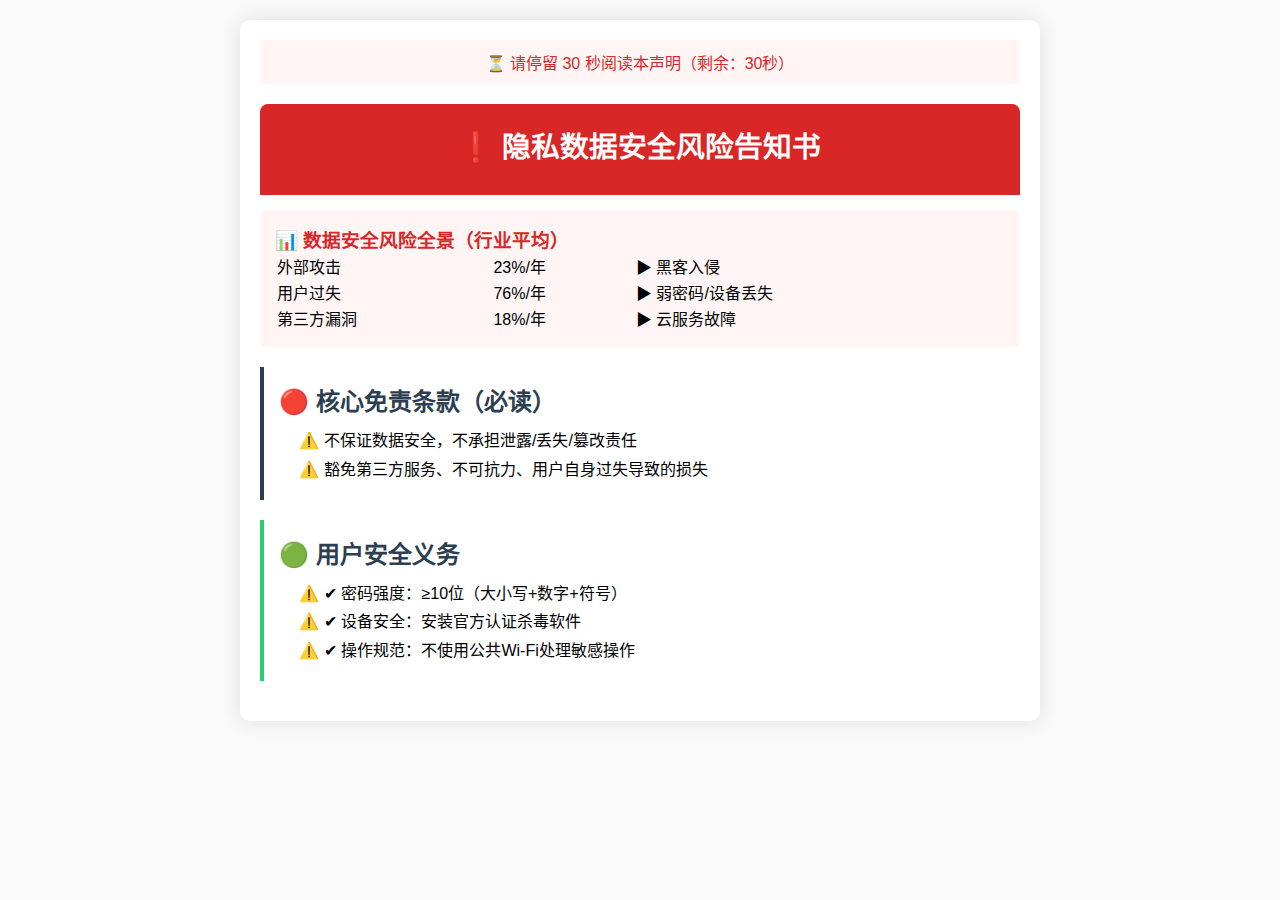
<file: xieyi/yinsi.html>
<!DOCTYPE html>
<html lang="zh-CN">
<head>
    <meta charset="UTF-8">
    <meta name="viewport" content="width=device-width, initial-scale=1.0">
    <title>⚠️ 隐私数据安全风险告知</title>
    <style>
        /* 全局样式 */
        * { margin: 0; padding: 0; box-sizing: border-box; font-family: 'Segoe UI', sans-serif; }
        body { background: #f9f9f9; }
        .container { max-width: 800px; margin: 20px auto; padding: 20px; background: white; border-radius: 10px; box-shadow: 0 0 20px rgba(0,0,0,0.1); }
        .alert { background: #ffecec; color: #d92626; padding: 15px; border-left: 4px solid #d92626; margin: 10px 0; }
        
        /* 核心警示 */
        .header { background: #d92626; color: white; padding: 20px; border-radius: 8px 8px 0 0; text-align: center; }
        .header h1 { font-size: 1.8rem; margin-bottom: 10px; }
        .risk-meter { background: #fff5f5; padding: 15px; border-radius: 5px; margin: 15px 0; }
        .risk-meter h3 { color: #d92626; }
        
        /* 条款模块 */
        .section { margin: 20px 0; padding: 15px; border-left: 4px solid #2c3e50; }
        .section h2 { color: #2c3e50; margin-bottom: 10px; }
        .条款列表 { list-style: none; line-height: 1.8; padding-left: 20px; }
        .条款列表 li::before { content: "⚠️"; color: #d92626; margin-right: 5px; }
        
        /* 交互按钮 */
        .confirm-btn { 
            background: #d92626; 
            color: white; 
            padding: 12px 30px; 
            border: none; 
            border-radius: 5px; 
            cursor: pointer; 
            font-size: 1.1rem;
            transition: background 0.3s;
        }
        .confirm-btn:hover { background: #c0392b; }
        .disclaimer { font-size: 0.9rem; color: #7f8c8d; margin-top: 10px; }

        /* 响应式设计 */
        @media (max-width: 600px) {
            .container { margin: 0; border-radius: 0; }
            .header h1 { font-size: 1.5rem; }
        }
    </style>
</head>
<body>
    <div class="container">
        <!-- 强制阅读倒计时 -->
        <div id="countdown" style="background: #fff5f5; color: #d92626; padding: 10px; text-align: center; margin-bottom: 20px;">
            ⏳ 请停留 30 秒阅读本声明（剩余：<span id="time">30</span>秒）
        </div>

        <!-- 核心警示 -->
        <div class="header">
            <h1>❗ 隐私数据安全风险告知书</h1>
        </div>

        <!-- 风险全景 -->
        <div class="risk-meter">
            <h3>📊 数据安全风险全景（行业平均）</h3>
            <table width="100%">
                <tr><td>外部攻击</td><td>23%/年</td><td>▶ 黑客入侵</td></tr>
                <tr><td>用户过失</td><td>76%/年</td><td>▶ 弱密码/设备丢失</td></tr>
                <tr><td>第三方漏洞</td><td>18%/年</td><td>▶ 云服务故障</td></tr>
            </table>
        </div>

        <!-- 核心条款 -->
        <div class="section">
            <h2>🔴 核心免责条款（必读）</h2>
            <ul class="条款列表">
                <li>不保证数据安全，不承担泄露/丢失/篡改责任</li>
                <li>豁免第三方服务、不可抗力、用户自身过失导致的损失</li>
            </ul>
        </div>

        <!-- 用户义务 -->
        <div class="section" style="border-color: #2ecc71;">
            <h2>🟢 用户安全义务</h2>
            <ul class="条款列表">
                <li>✔ 密码强度：≥10位（大小写+数字+符号）</li>
                <li>✔ 设备安全：安装官方认证杀毒软件</li>
                <li>✔ 操作规范：不使用公共Wi-Fi处理敏感操作</li>
            </ul>
        </div>
    </div>

    <!-- 交互脚本 -->
    <script>
        // 强制阅读倒计时
        let time = 30;
        const countdown = setInterval(() => {
            time--;
            document.getElementById('time').textContent = time;
            if(time <= 0) clearInterval(countdown);
        }, 1000);
    </script>
</body>
</html>
</file>
<file: css/index.css>
a{
    color: black;
    text-decoration: none;
}
</file>
